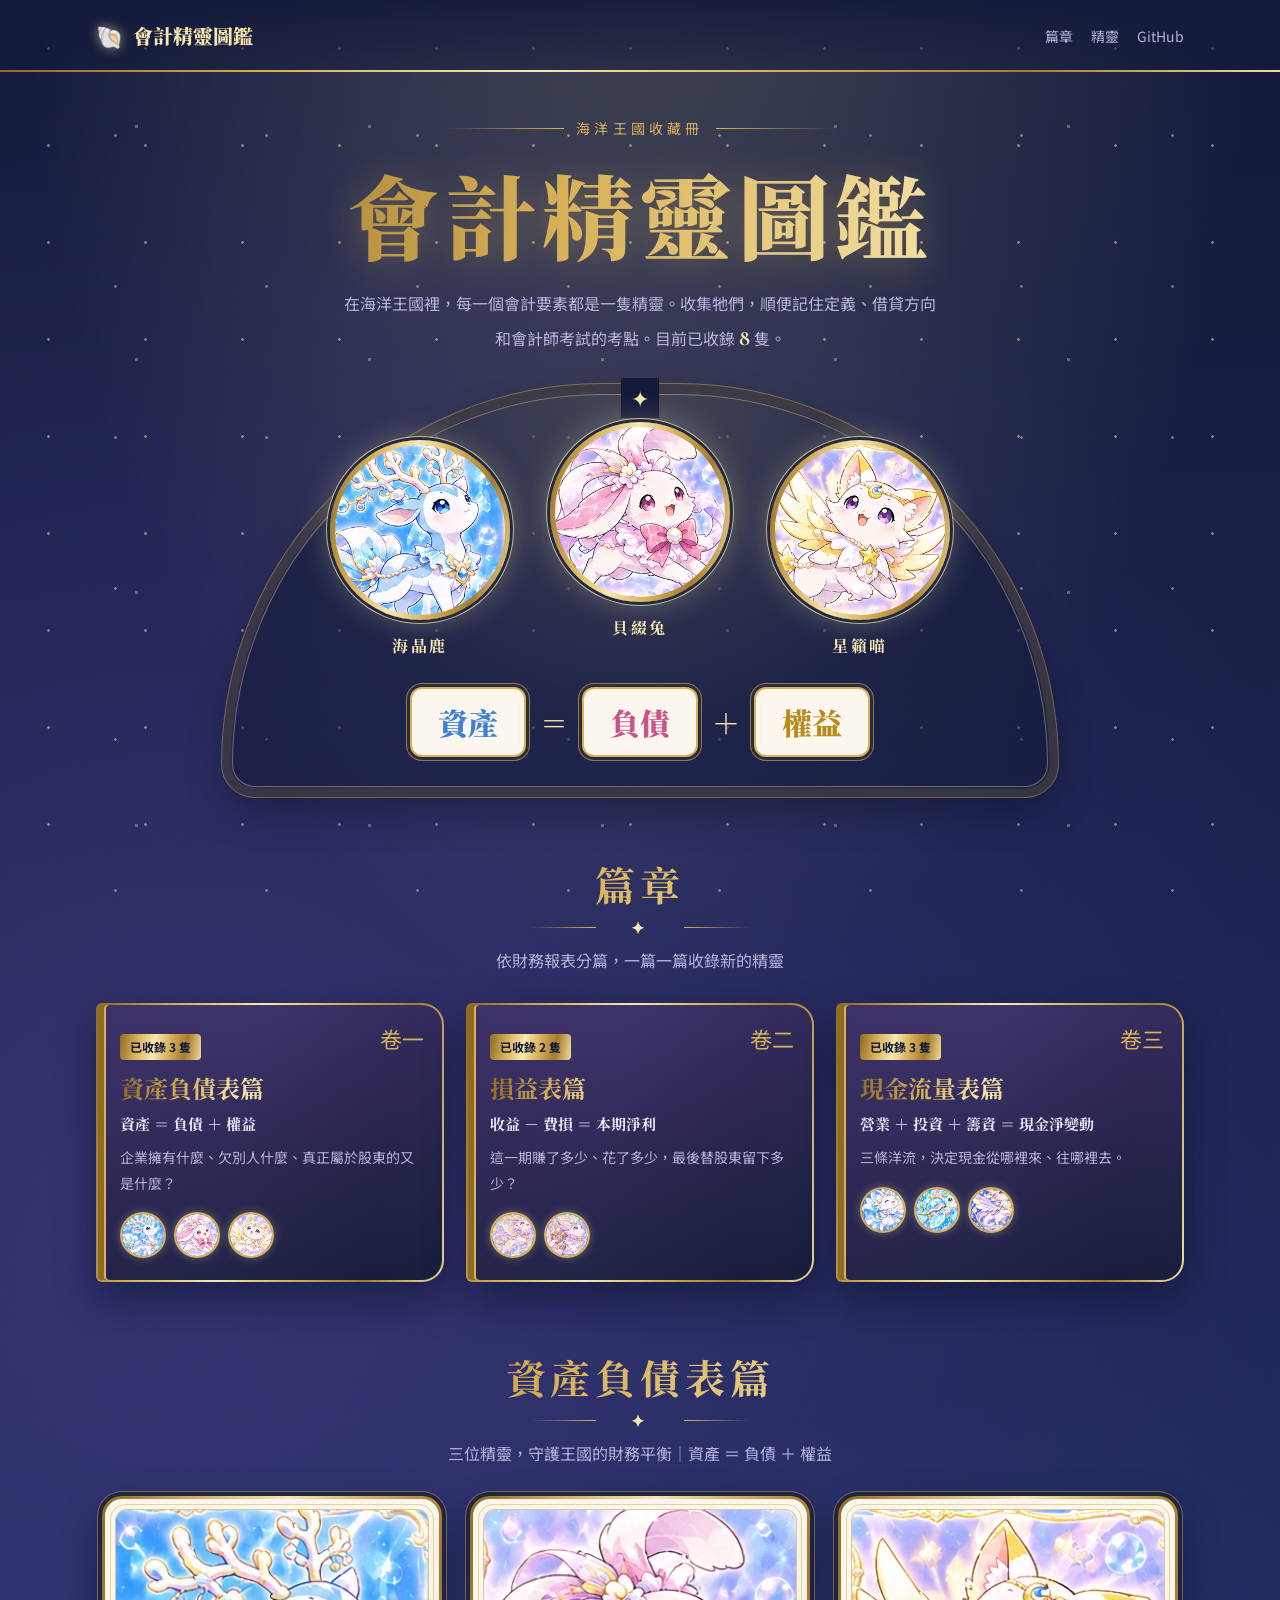
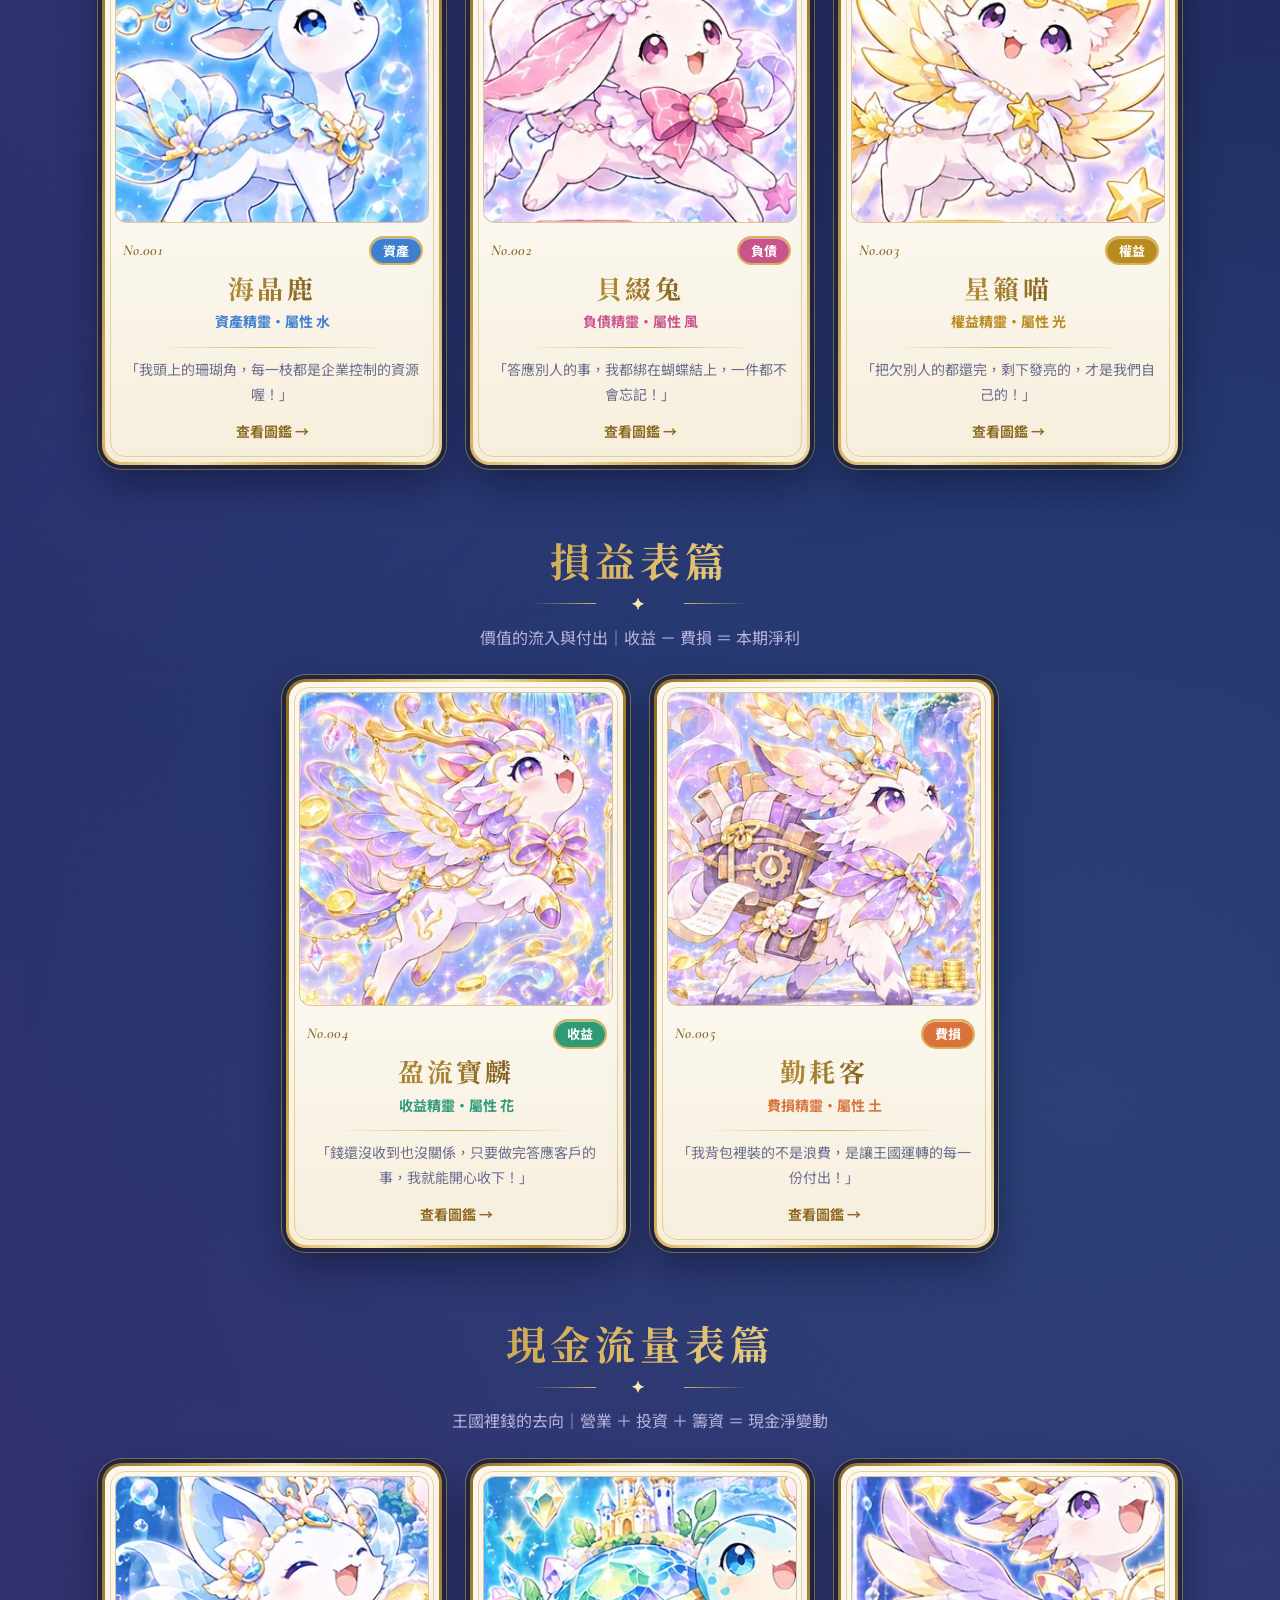
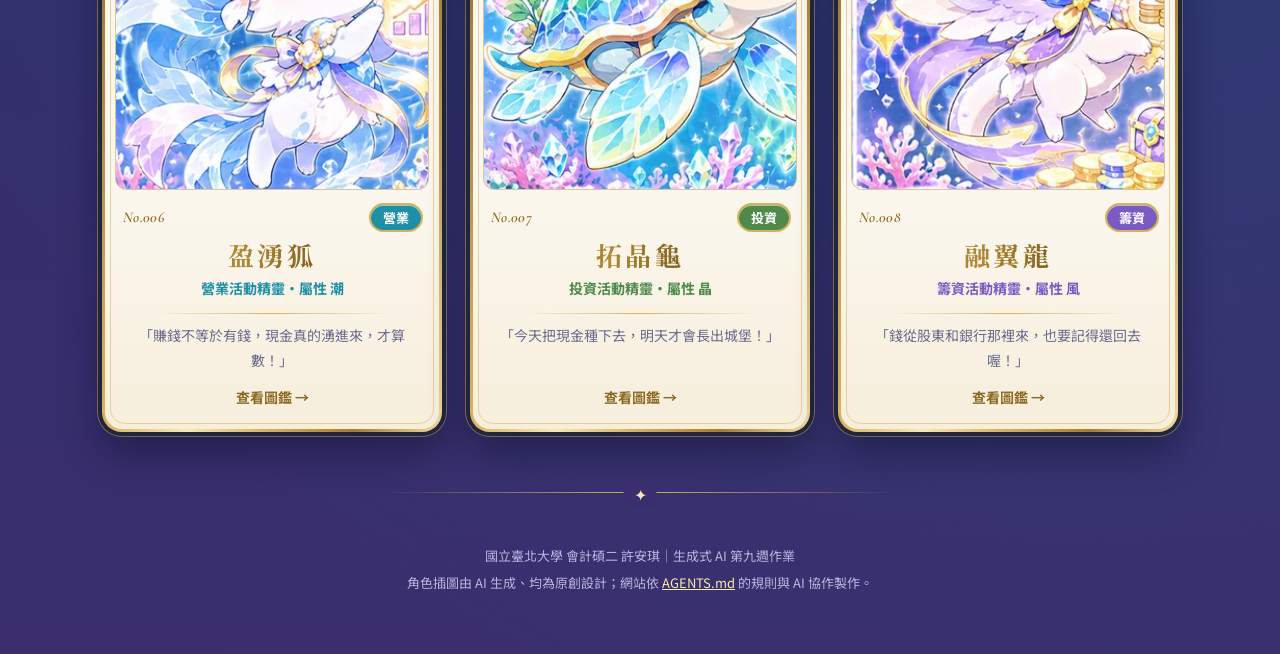
<file: index.html>
<!doctype html>
<html lang="zh-Hant">
<head>
<meta charset="utf-8">
<meta name="viewport" content="width=device-width, initial-scale=1">
<title>會計精靈圖鑑</title>
<meta name="description" content="把會計要素變成海洋王國的精靈，一隻一隻收集，順便記住定義、借貸方向與會計師考點。">
<link rel="preconnect" href="https://fonts.googleapis.com">
<link href="https://fonts.googleapis.com/css2?family=Cormorant+Garamond:ital,wght@1,600&family=Noto+Sans+TC:wght@400;700&family=Noto+Serif+TC:wght@700;900&display=swap" rel="stylesheet">
<link rel="stylesheet" href="assets/css/style.css">
</head>
<body>
<header class="site-head">
  <div class="wrap">
    <a class="brand" href="index.html"><span class="shell">🐚</span>會計精靈圖鑑</a>
    <nav class="nav"><a href="#chapters">篇章</a><a href="#balance-sheet">精靈</a><a href="https://github.com/sheu920302-code/accounting-spirits">GitHub</a></nav>
  </div>
</header>

<main class="wrap">
  <div class="hero">
    <div class="ribbon flourish">海洋王國收藏冊</div>
    <h1 class="foil">會計精靈圖鑑</h1>
    <p class="lead">在海洋王國裡，每一個會計要素都是一隻精靈。收集牠們，順便記住定義、借貸方向和會計師考試的考點。目前已收錄 <b id="count">0</b> 隻。</p>
    <div class="arch">
      <div class="trio">
        <a href="spirit.html?id=sea-crystal-deer"><div class="medal"><img src="assets/spirits/sea-crystal-deer/main.webp" alt="資產精靈海晶鹿"></div><span>海晶鹿</span></a>
        <a href="spirit.html?id=shell-bunny"><div class="medal"><img src="assets/spirits/shell-bunny/main.webp" alt="負債精靈貝綴兔"></div><span>貝綴兔</span></a>
        <a href="spirit.html?id=star-chime-cat"><div class="medal"><img src="assets/spirits/star-chime-cat/main.webp" alt="權益精靈星籟喵"></div><span>星籟喵</span></a>
      </div>
      <div class="equation" aria-label="資產等於負債加權益">
        <span class="pill asset">資產</span><span class="op">＝</span>
        <span class="pill liability">負債</span><span class="op">＋</span>
        <span class="pill equity">權益</span>
      </div>
    </div>
  </div>

  <section id="chapters">
    <div class="sec-title"><h2 class="foil">篇章</h2><p>依財務報表分篇，一篇一篇收錄新的精靈</p></div>
    <div class="chapters" id="chapter-list"></div>
  </section>

  <div id="chapter-sections"></div>
</main>

<footer>
  <p>國立臺北大學 會計碩二 許安琪｜生成式 AI 第九週作業</p>
  <p>角色插圖由 AI 生成、均為原創設計；網站依 <a href="https://github.com/sheu920302-code/accounting-spirits/blob/main/AGENTS.md">AGENTS.md</a> 的規則與 AI 協作製作。</p>
</footer>

<script src="data/chapters.js"></script>
<script src="data/spirits.js"></script>
<script src="assets/js/app.js"></script>
</body>
</html>
</file>
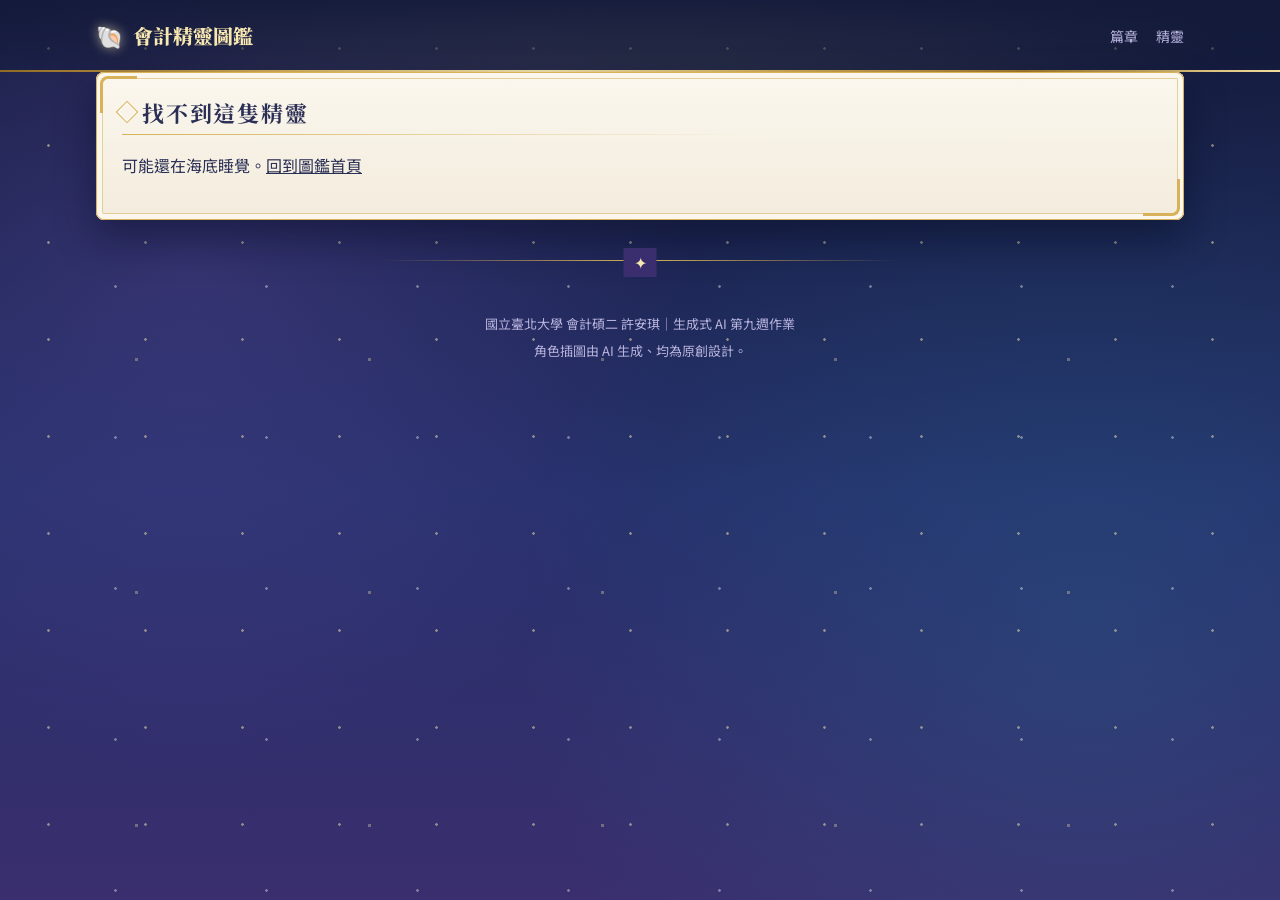
<file: spirit.html>
<!doctype html>
<html lang="zh-Hant">
<head>
<meta charset="utf-8">
<meta name="viewport" content="width=device-width, initial-scale=1">
<title>精靈圖鑑｜會計精靈圖鑑</title>
<link rel="preconnect" href="https://fonts.googleapis.com">
<link href="https://fonts.googleapis.com/css2?family=Cormorant+Garamond:ital,wght@1,600&family=Noto+Sans+TC:wght@400;700&family=Noto+Serif+TC:wght@700;900&display=swap" rel="stylesheet">
<link rel="stylesheet" href="assets/css/style.css">
</head>
<body>
<header class="site-head">
  <div class="wrap">
    <a class="brand" href="index.html"><span class="shell">🐚</span>會計精靈圖鑑</a>
    <nav class="nav"><a href="index.html#chapters">篇章</a><a href="index.html#balance-sheet">精靈</a></nav>
  </div>
</header>

<main class="wrap"><div id="detail"></div></main>

<footer>
  <p>國立臺北大學 會計碩二 許安琪｜生成式 AI 第九週作業</p>
  <p>角色插圖由 AI 生成、均為原創設計。</p>
</footer>

<script src="data/chapters.js"></script>
<script src="data/spirits.js"></script>
<script src="assets/js/app.js"></script>
</body>
</html>
</file>
<file: assets/css/style.css>
/* 會計精靈圖鑑：全站樣式（華麗版：深海藍寶石＋鎏金＋珍珠）。色票數值見 AGENTS.md 第 8 節，不可改動。 */
:root{
  /* 舞台色 */
  --abyss:#131A3A; --abyss-2:#26306B; --abyss-3:#3A2E6E;
  --gold:#D8B25A; --gold-hi:#F7E7B0; --gold-lo:#8E6A24;
  --pearl:#FBF7EE; --pearl-2:#F3ECDD;
  --moon:#EDE8FF; --moon-soft:#B9B4DE;
  --ink:#2B2F55; --ink-soft:#6A6B8E; --line:#E6DCC4;
  --gold-foil:linear-gradient(100deg,#8E6A24 0%,#D8B25A 22%,#F7E7B0 42%,#D8B25A 60%,#A57C2C 80%,#F1DC9C 100%);
  --nacre:linear-gradient(135deg,#F9E4EF 0%,#E3DDFB 45%,#D8F1F4 100%);
  /* 類型色（不可改動數值） */
  --asset:#3F7FD0; --asset-soft:#DDEEFF;
  --liability:#C9548C; --liability-soft:#FCE3EF;
  --equity:#B98A1E; --equity-soft:#FFF1CC;
  --revenue:#2E9A78; --revenue-soft:#DDF5EC;
  --expense:#D9733A; --expense-soft:#FFE7D8;
  --operating:#1F8FA8; --operating-soft:#DAF2F7;
  --investing:#4F8A4B; --investing-soft:#E3F2DF;
  --financing:#7A5BC4; --financing-soft:#EEE7FA;
  --shadow:0 18px 40px rgba(5,8,30,.45);
}
*{box-sizing:border-box}
html{scroll-behavior:smooth;background:var(--abyss)}
body{
  margin:0; color:var(--moon); font-family:"Noto Sans TC",sans-serif; line-height:1.8;
  background:
    radial-gradient(ellipse 70% 45% at 50% -5%, rgba(247,231,176,.22), transparent 70%),
    radial-gradient(circle at 15% 30%, rgba(122,91,196,.25), transparent 40%),
    radial-gradient(circle at 85% 70%, rgba(31,143,168,.18), transparent 45%),
    linear-gradient(180deg,var(--abyss) 0%,var(--abyss-2) 55%,var(--abyss-3) 100%);
  min-height:100vh;
}
body::before{ /* 浮游的金色微塵 */
  content:""; position:fixed; inset:0; pointer-events:none; z-index:0; opacity:.55;
  background:
    radial-gradient(circle,rgba(247,231,176,.9) 0 1px,transparent 1.6px) 0 0/97px 97px,
    radial-gradient(circle,rgba(255,255,255,.7) 0 1px,transparent 1.6px) 40px 60px/151px 151px,
    radial-gradient(circle,rgba(247,231,176,.6) 0 1.5px,transparent 2px) 20px 10px/233px 233px;
}
header,main,footer{position:relative;z-index:1}
img{max-width:100%;display:block}
a{color:inherit}
:focus-visible{outline:3px solid var(--gold-hi);outline-offset:3px;border-radius:6px}
.wrap{max-width:1120px;margin:0 auto;padding:0 16px}
h1,h2,h3{font-family:"Noto Serif TC",serif;line-height:1.35;margin:0}
.num{font-family:"Cormorant Garamond",serif;font-style:italic;font-weight:600;letter-spacing:.02em}
.foil{background:var(--gold-foil);background-size:200% 100%;-webkit-background-clip:text;background-clip:text;color:transparent}

/* 金色飾線 */
.flourish{display:flex;align-items:center;justify-content:center;gap:12px;color:var(--gold)}
.flourish::before,.flourish::after{content:"";height:1px;width:clamp(40px,12vw,120px);background:linear-gradient(90deg,transparent,var(--gold))}
.flourish::after{transform:scaleX(-1)}

/* header */
.site-head{padding:16px 0;border-bottom:1px solid rgba(216,178,90,.25)}
.site-head .wrap{display:flex;align-items:center;justify-content:space-between;gap:12px}
.brand{font-family:"Noto Serif TC",serif;font-weight:900;font-size:20px;text-decoration:none;display:flex;align-items:center;gap:10px;color:var(--gold-hi)}
.brand .shell{font-size:22px;filter:drop-shadow(0 0 6px rgba(247,231,176,.6))}
.nav a{font-size:14px;color:var(--moon-soft);text-decoration:none;margin-left:18px}
.nav a:hover{color:var(--gold-hi)}

/* hero */
.hero{text-align:center;padding:44px 0 20px}
.hero .ribbon{font-size:14px;color:var(--gold);letter-spacing:.3em}
.hero h1{font-size:clamp(44px,9vw,92px);font-weight:900;margin:10px 0 4px;letter-spacing:.06em;
  filter:drop-shadow(0 4px 18px rgba(216,178,90,.35));animation:foil 2.4s ease-out 1}
@keyframes foil{from{background-position:100% 0}to{background-position:0 0}}
.hero p.lead{max-width:600px;margin:14px auto 0;color:var(--moon-soft)}
.hero p.lead b{color:var(--gold-hi);font-family:"Cormorant Garamond",serif;font-size:1.4em}

/* 拱形宮殿窗 */
.arch{position:relative;max-width:820px;margin:34px auto 0;padding:46px clamp(14px,4vw,48px) 30px;
  border-radius:420px 420px 28px 28px;
  background:radial-gradient(ellipse at 50% 0%,rgba(247,231,176,.16),transparent 60%),rgba(19,26,58,.55);
  border:2px solid transparent;
  background-clip:padding-box;
  box-shadow:0 0 0 1px rgba(216,178,90,.5) inset,0 0 0 8px rgba(19,26,58,.6),0 0 0 9px rgba(216,178,90,.45),var(--shadow)}
.arch::before{content:"✦";position:absolute;top:-16px;left:50%;transform:translateX(-50%);color:var(--gold-hi);font-size:22px;background:var(--abyss);padding:0 10px}
.trio{display:flex;justify-content:center;align-items:flex-end;gap:clamp(10px,4vw,40px);flex-wrap:wrap}
.trio a{text-decoration:none;text-align:center;width:clamp(96px,22vw,180px)}
.trio a:nth-child(2){transform:translateY(-18px)}
.medal{border-radius:50%;padding:5px;background:var(--gold-foil);box-shadow:0 0 0 3px rgba(19,26,58,.9),0 0 0 4px rgba(247,231,176,.7),0 0 30px rgba(247,231,176,.35)}
.medal img{border-radius:50%;aspect-ratio:1;object-fit:cover;width:100%}
.trio span{display:block;margin-top:12px;font-family:"Noto Serif TC",serif;font-weight:700;color:var(--gold-hi);letter-spacing:.15em}
.equation{display:flex;justify-content:center;align-items:center;gap:clamp(6px,2vw,14px);flex-wrap:wrap;margin:26px 0 0;font-family:"Noto Serif TC",serif}
.pill{padding:6px clamp(14px,3vw,26px);border-radius:12px;font-size:clamp(20px,4vw,30px);font-weight:900;background:var(--pearl);
  border:2px solid var(--gold);box-shadow:0 0 0 3px rgba(19,26,58,.8),0 0 0 4px rgba(216,178,90,.6)}
.pill.asset{color:var(--asset)}
.pill.liability{color:var(--liability)}
.pill.equity{color:var(--equity)}
.op{font-size:28px;font-weight:900;color:var(--gold-hi)}

/* sections */
section{padding:48px 0 20px}
.sec-title{text-align:center;margin-bottom:28px}
.sec-title h2{font-size:clamp(28px,4.5vw,40px);letter-spacing:.12em}
.sec-title p{margin:8px 0 0;color:var(--moon-soft)}

/* 篇章：三卷典籍 */
.chapters{display:grid;grid-template-columns:repeat(auto-fit,minmax(250px,1fr));gap:22px}
.chapter{position:relative;display:block;text-decoration:none;color:var(--moon);padding:26px 22px 22px;border-radius:6px 22px 22px 6px;
  background:linear-gradient(160deg,rgba(58,46,110,.85),rgba(19,26,58,.95));
  border:1px solid rgba(216,178,90,.6);box-shadow:inset 6px 0 0 var(--gold-lo),inset 8px 0 0 var(--gold),var(--shadow)}
.chapter .vol{position:absolute;top:14px;right:18px;color:var(--gold);font-size:22px}
.chapter .tag{font-size:12px;font-weight:700;border-radius:4px;padding:2px 10px;display:inline-block}
.chapter .tag.on{background:var(--gold-foil);color:var(--abyss)}
.chapter .tag.off{border:1px solid var(--moon-soft);color:var(--moon-soft)}
.chapter h3{font-size:24px;margin:12px 0 2px;color:var(--gold-hi)}
.chapter .formula{font-family:"Noto Serif TC",serif;font-weight:700;color:var(--moon);margin:6px 0 8px;font-size:15px}
.chapter p{margin:0;color:var(--moon-soft);font-size:14px}
.chapter .thumbs{display:flex;gap:8px;margin-top:16px}
.chapter .thumbs img,.chapter .thumbs .q{width:46px;height:46px;border-radius:50%;object-fit:cover;border:2px solid var(--gold);box-shadow:0 0 10px rgba(247,231,176,.3)}
.chapter .thumbs .q{display:grid;place-items:center;background:rgba(255,255,255,.08);color:var(--moon-soft);font-weight:900}
.chapter:hover{border-color:var(--gold-hi)}

/* 精靈：鍍金收藏卡 */
.grid{display:grid;grid-template-columns:repeat(auto-fit,minmax(240px,340px));justify-content:center;gap:28px}
.card{--c:var(--asset);--cs:var(--asset-soft);position:relative;display:flex;flex-direction:column;text-decoration:none;color:var(--ink);
  border-radius:20px;border:3px solid transparent;
  background:linear-gradient(var(--pearl),var(--pearl)) padding-box,var(--gold-foil) border-box;
  box-shadow:0 0 0 4px rgba(19,26,58,.85),0 0 0 5px rgba(216,178,90,.45),var(--shadow);overflow:hidden;
  transition:transform .3s ease,box-shadow .3s ease}
.card .art{position:relative;aspect-ratio:1/1;overflow:hidden;background:var(--nacre);margin:10px 10px 0;border-radius:12px;border:1px solid rgba(216,178,90,.6)}
.card .art img{width:100%;height:100%;object-fit:cover}
.card .art::after{content:"";position:absolute;inset:0;background:linear-gradient(115deg,transparent 30%,rgba(255,255,255,.55) 45%,rgba(247,231,176,.35) 52%,transparent 65%);transform:translateX(-120%);transition:transform .8s ease}
.card:hover{transform:translateY(-6px);box-shadow:0 0 0 4px rgba(19,26,58,.85),0 0 0 5px var(--gold-hi),0 0 34px rgba(247,231,176,.35),var(--shadow)}
.card:hover .art::after,.card:focus-visible .art::after{transform:translateX(120%)}
.card .body{padding:14px 18px 18px;display:flex;flex-direction:column;gap:4px;flex:1;text-align:center}
.card .meta{display:flex;justify-content:space-between;align-items:center;font-size:15px;color:var(--gold-lo)}
.badge{background:var(--c);color:#fff;border-radius:999px;padding:1px 12px;font-size:13px;font-weight:700;box-shadow:inset 0 1px 0 rgba(255,255,255,.5),0 0 0 2px var(--gold)}
.card h3{font-size:26px;letter-spacing:.12em;margin-top:2px}
.card .title{color:var(--c);font-weight:700;font-size:14px}
.card .say{font-size:14px;color:var(--ink-soft);flex:1;margin:8px 0;padding-top:10px;border-top:1px solid var(--line)}
.card .go{color:var(--gold-lo);font-weight:700;font-size:14px}
.el-asset{--c:var(--asset);--cs:var(--asset-soft)}
.el-liability{--c:var(--liability);--cs:var(--liability-soft)}
.el-equity{--c:var(--equity);--cs:var(--equity-soft)}
.el-revenue{--c:var(--revenue);--cs:var(--revenue-soft)}
.el-expense{--c:var(--expense);--cs:var(--expense-soft)}
.el-operating{--c:var(--operating);--cs:var(--operating-soft)}
.el-investing{--c:var(--investing);--cs:var(--investing-soft)}
.el-financing{--c:var(--financing);--cs:var(--financing-soft)}

/* 詳細頁 */
.back{display:inline-block;margin:18px 0 18px;color:var(--moon-soft);text-decoration:none;font-size:14px}
.back:hover{color:var(--gold-hi)}
.profile{display:grid;grid-template-columns:minmax(0,5fr) minmax(0,6fr);gap:30px;align-items:start}
.profile .art{border-radius:24px;padding:8px;background:var(--gold-foil);box-shadow:0 0 0 4px rgba(19,26,58,.9),0 0 0 5px rgba(247,231,176,.6),0 0 50px rgba(247,231,176,.25)}
.profile .art img{width:100%;aspect-ratio:1;object-fit:cover;border-radius:18px;background:var(--nacre)}
.profile > div:last-child{color:var(--moon)}
.profile .no{color:var(--gold);font-family:"Cormorant Garamond",serif;font-style:italic;font-size:22px;font-weight:600}
.profile h1{font-size:clamp(40px,6vw,60px);margin:0 0 2px;letter-spacing:.1em;background:var(--gold-foil);-webkit-background-clip:text;background-clip:text;color:transparent}
.profile .title{color:var(--moon);font-weight:700;font-size:18px;letter-spacing:.1em}
.profile p{color:var(--moon-soft)}
.profile p:first-of-type{color:var(--moon)}
.profile p.reason{color:var(--moon-soft);font-size:14px;border-top:1px solid rgba(216,178,90,.3);padding-top:10px}
.chips{display:flex;flex-wrap:wrap;gap:8px;margin:14px 0}
.chip{border:1px solid rgba(216,178,90,.6);color:var(--moon);border-radius:999px;padding:2px 14px;font-size:14px;background:rgba(255,255,255,.05)}
.chip b{color:var(--gold-hi)}
.quote{position:relative;border-radius:14px;padding:14px 18px;margin:12px 0;font-size:16px;font-family:"Noto Serif TC",serif;color:var(--ink);background:var(--pearl);border:1px solid var(--gold)}

/* 珍珠羊皮紙面板＋四角金飾 */
.panel{position:relative;background:linear-gradient(180deg,var(--pearl),var(--pearl-2));color:var(--ink);border-radius:8px;padding:26px 26px 24px;
  box-shadow:0 0 0 1px var(--gold) inset,0 0 0 6px var(--pearl) inset,0 0 0 7px rgba(216,178,90,.55) inset,var(--shadow)}
.panel::before,.panel::after{content:"";position:absolute;width:26px;height:26px;border:2px solid var(--gold);pointer-events:none}
.panel::before{top:4px;left:4px;border-right:0;border-bottom:0;border-top-left-radius:8px}
.panel::after{bottom:4px;right:4px;border-left:0;border-top:0;border-bottom-right-radius:8px}
.panel h2{font-size:22px;margin-bottom:12px;display:flex;align-items:center;gap:10px;letter-spacing:.08em}
.panel h2::before{content:"";width:10px;height:10px;transform:rotate(45deg);background:var(--c);box-shadow:0 0 0 2px var(--pearl),0 0 0 3px var(--gold)}
.panels{display:grid;grid-template-columns:repeat(2,minmax(0,1fr));gap:22px;margin-top:30px}
.panels .wide{grid-column:1/-1}
.dc{display:grid;grid-template-columns:repeat(3,1fr);gap:10px;text-align:center}
.dc div{background:var(--cs);border-radius:10px;padding:10px 6px;border:1px solid rgba(216,178,90,.5)}
.dc small{display:block;color:var(--ink-soft);font-size:12px}
.dc strong{font-size:22px;color:var(--c);font-family:"Noto Serif TC",serif}
.acc h3{font-size:16px;margin:8px 0 4px;color:var(--c);font-family:"Noto Sans TC",sans-serif}
.acc ul{margin:0;padding-left:20px}
.acc li::marker{color:var(--gold)}
.tip{background:var(--cs);border-radius:10px;padding:12px 16px;border-left:4px solid var(--gold)}
.quiz .q{font-weight:700;margin-bottom:12px}
.quiz h2 .score{margin-left:auto;font-size:15px;font-weight:600;color:var(--gold-lo);font-family:"Cormorant Garamond","Noto Sans TC",serif;font-style:italic}
.levels{display:flex;gap:8px;margin-bottom:16px;max-width:440px}
.levels button{flex:1;white-space:nowrap;font:inherit;font-size:14px;font-weight:700;padding:6px 8px;border-radius:999px;border:1px solid var(--gold);background:transparent;color:var(--ink);cursor:pointer}
.levels button.on{background:var(--abyss);color:var(--gold-hi);border-color:var(--abyss)}
.levels button.ok::after{content:" ✓";color:#2E9A78}
.levels button.on.ok::after{color:#7FE0BF}
.levels button.ng::after{content:" ✗";color:#D25555}
.levels button.on.ng::after{color:#FF9C9C}
.opts{display:grid;gap:10px}
.opts button{font:inherit;text-align:left;padding:11px 16px;border-radius:10px;border:1px solid var(--line);background:#fff;color:var(--ink);cursor:pointer;transition:border-color .2s}
.opts button:hover:not(:disabled){border-color:var(--gold)}
.opts button.right{background:#DDF5EC;border-color:#2E9A78}
.opts button.wrong{background:#FCE3E3;border-color:#D25555}
.opts button:disabled{cursor:default}
.explain{margin-top:14px;padding:14px 16px;border-radius:10px;background:var(--cs);border-left:4px solid var(--gold);display:none}
.explain.show{display:block}
.faces{display:grid;grid-template-columns:repeat(3,1fr);gap:18px;max-width:640px;margin:0 auto}
.faces figure{margin:0;text-align:center}
.faces img{border-radius:50%;background:var(--nacre);aspect-ratio:1;object-fit:cover;width:100%;padding:3px;background-image:var(--gold-foil)}
.faces figcaption{margin-top:8px;font-weight:700;font-family:"Noto Serif TC",serif;letter-spacing:.1em}
.pager{display:flex;justify-content:space-between;gap:12px;margin-top:30px}
.pager a{border:1px solid var(--gold);color:var(--gold-hi);border-radius:999px;padding:8px 20px;text-decoration:none;font-size:14px;background:rgba(19,26,58,.6)}
.pager a:hover{background:var(--gold-foil);color:var(--abyss)}

footer{text-align:center;color:var(--moon-soft);font-size:13px;padding:48px 16px 56px;margin-top:40px;border-top:1px solid rgba(216,178,90,.25)}
footer p{margin:4px 0}
footer a{color:var(--gold-hi)}

/* ===== 加金 ===== */
.site-head{border-bottom:0;background:linear-gradient(180deg,rgba(19,26,58,.9),rgba(19,26,58,.4))}
.site-head::after{content:"";position:absolute;left:0;right:0;bottom:0;height:2px;background:var(--gold-foil)}
.site-head{position:relative}
.sec-title h2::after{content:"✦";display:block;font-size:16px;color:var(--gold-hi);margin:6px auto 0;width:220px;max-width:70%;
  background:linear-gradient(90deg,transparent,var(--gold) 30%,transparent 30%,transparent 70%,var(--gold) 70%,transparent) center/100% 1px no-repeat;-webkit-text-fill-color:var(--gold-hi)}
.chapter{border:2px solid transparent;background:linear-gradient(160deg,rgba(58,46,110,.95),rgba(19,26,58,.98)) padding-box,var(--gold-foil) border-box}
.chapter h3{background:var(--gold-foil);-webkit-background-clip:text;background-clip:text;color:transparent}
.card h3{background:linear-gradient(100deg,#6E5018,#B08A34 40%,#7A5A1C 70%,#A27E2E);-webkit-background-clip:text;background-clip:text;color:transparent}
.card .body{background:linear-gradient(180deg,transparent,rgba(216,178,90,.12))}
.card .say{border-top:0;background:linear-gradient(90deg,transparent,var(--gold),transparent) top/80% 1px no-repeat}
.card .go{color:var(--gold-lo)}
.card::before{content:"";position:absolute;inset:5px;border:1px solid rgba(216,178,90,.55);border-radius:15px;pointer-events:none;z-index:1}
.panel h2{padding-bottom:8px;background:linear-gradient(90deg,var(--gold),transparent) bottom left/60% 1px no-repeat}
.panel::before,.panel::after{width:34px;height:34px;border-width:3px;border-color:var(--gold)}
.chip{border-color:var(--gold);background:rgba(216,178,90,.12)}
.quote{border:2px solid var(--gold);box-shadow:0 0 0 4px rgba(19,26,58,.6),0 0 0 5px rgba(216,178,90,.5)}
.dc div{border:1px solid var(--gold)}
.faces img{padding:4px}
.profile .title{color:var(--gold-hi)}
footer{border-top:0;position:relative}
footer::before{content:"";position:absolute;left:50%;top:0;transform:translateX(-50%);width:min(520px,80%);height:1px;background:linear-gradient(90deg,transparent,var(--gold),transparent)}
footer::after{content:"✦";position:absolute;left:50%;top:-12px;transform:translateX(-50%);color:var(--gold-hi);background:var(--abyss-3);padding:0 10px;font-size:16px}

@media (max-width:720px){
  .profile{grid-template-columns:1fr}
  .panels{grid-template-columns:1fr}
  .panel{padding:22px 18px 20px}
  .nav a{margin-left:12px}
  .arch{border-radius:200px 200px 22px 22px;padding-top:40px}
  .trio a:nth-child(2){transform:none}
}
@media (prefers-reduced-motion:reduce){
  *{animation:none!important;transition:none!important}
  html{scroll-behavior:auto}
}
</file>
